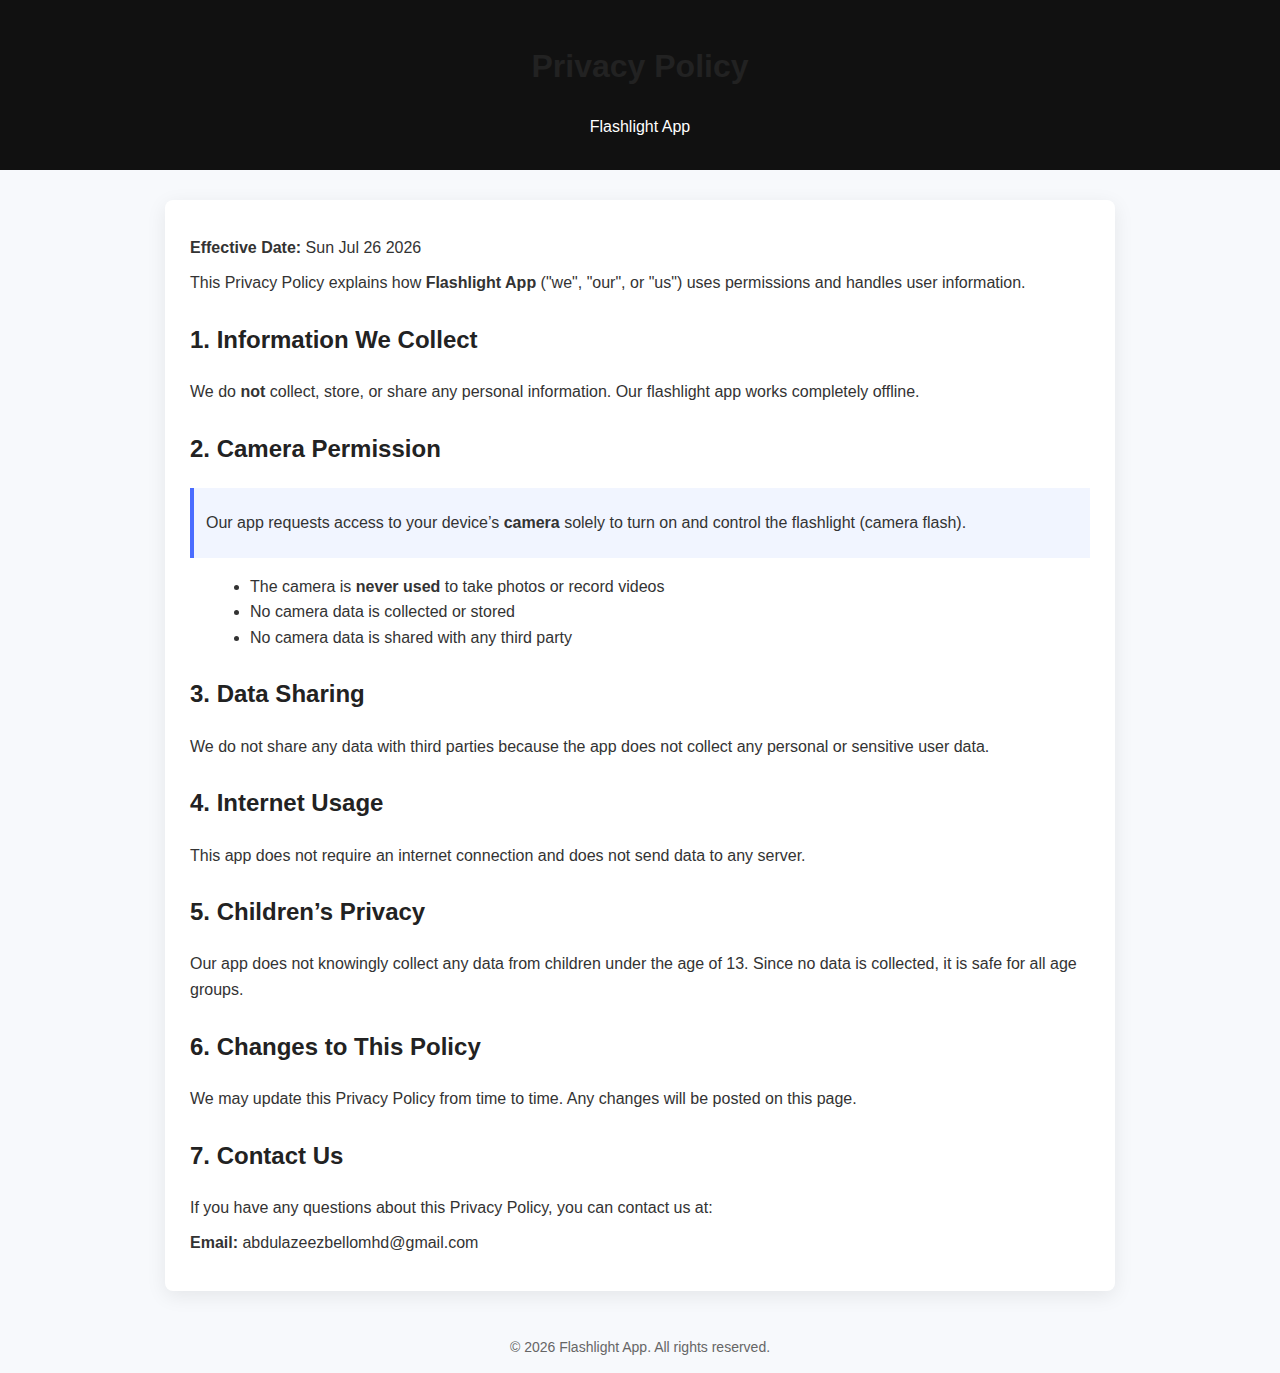
<file: flashlight-privacy.html>
<!DOCTYPE html>
<html lang="en">
<head>
  <meta charset="UTF-8" />
  <meta name="viewport" content="width=device-width, initial-scale=1.0"/>
  <title>Privacy Policy - Flashlight App</title>

  <style>
    body {
      font-family: Arial, Helvetica, sans-serif;
      background: #f7f9fc;
      color: #333;
      margin: 0;
      padding: 0;
      line-height: 1.6;
    }

    header {
      background: #111;
      color: #fff;
      padding: 20px;
      text-align: center;
    }

    main {
      max-width: 900px;
      margin: 30px auto;
      background: #fff;
      padding: 25px;
      border-radius: 8px;
      box-shadow: 0 5px 20px rgba(0,0,0,0.08);
    }

    h1, h2 {
      color: #222;
    }

    h2 {
      margin-top: 25px;
    }

    p {
      margin: 10px 0;
    }

    ul {
      margin-left: 20px;
    }

    footer {
      text-align: center;
      padding: 15px;
      font-size: 14px;
      color: #666;
    }

    .highlight {
      background: #f1f5ff;
      padding: 12px;
      border-left: 4px solid #4a6cff;
      margin: 15px 0;
    }
  </style>
</head>

<body>

  <header>
    <h1>Privacy Policy</h1>
    <p>Flashlight App</p>
  </header>

  <main>
    <p><strong>Effective Date:</strong> <span id="date"></span></p>

    <p>
      This Privacy Policy explains how <strong>Flashlight App</strong> ("we", "our", or "us")
      uses permissions and handles user information.
    </p>

    <h2>1. Information We Collect</h2>
    <p>
      We do <strong>not</strong> collect, store, or share any personal information.
      Our flashlight app works completely offline.
    </p>

    <h2>2. Camera Permission</h2>
    <div class="highlight">
      <p>
        Our app requests access to your device’s <strong>camera</strong> solely to
        turn on and control the flashlight (camera flash).
      </p>
    </div>

    <ul>
      <li>The camera is <strong>never used</strong> to take photos or record videos</li>
      <li>No camera data is collected or stored</li>
      <li>No camera data is shared with any third party</li>
    </ul>

    <h2>3. Data Sharing</h2>
    <p>
      We do not share any data with third parties because the app does not collect
      any personal or sensitive user data.
    </p>

    <h2>4. Internet Usage</h2>
    <p>
      This app does not require an internet connection and does not send data
      to any server.
    </p>

    <h2>5. Children’s Privacy</h2>
    <p>
      Our app does not knowingly collect any data from children under the age of 13.
      Since no data is collected, it is safe for all age groups.
    </p>

    <h2>6. Changes to This Policy</h2>
    <p>
      We may update this Privacy Policy from time to time.
      Any changes will be posted on this page.
    </p>

    <h2>7. Contact Us</h2>
    <p>
      If you have any questions about this Privacy Policy, you can contact us at:
    </p>
    <p>
      <strong>Email:</strong> abdulazeezbellomhd@gmail.com
    </p>
  </main>

  <footer>
    © <span id="year"></span> Flashlight App. All rights reserved.
  </footer>

  <script>
    const today = new Date();
    document.getElementById("date").textContent = today.toDateString();
    document.getElementById("year").textContent = today.getFullYear();
  </script>

</body>
</html>
</file>
